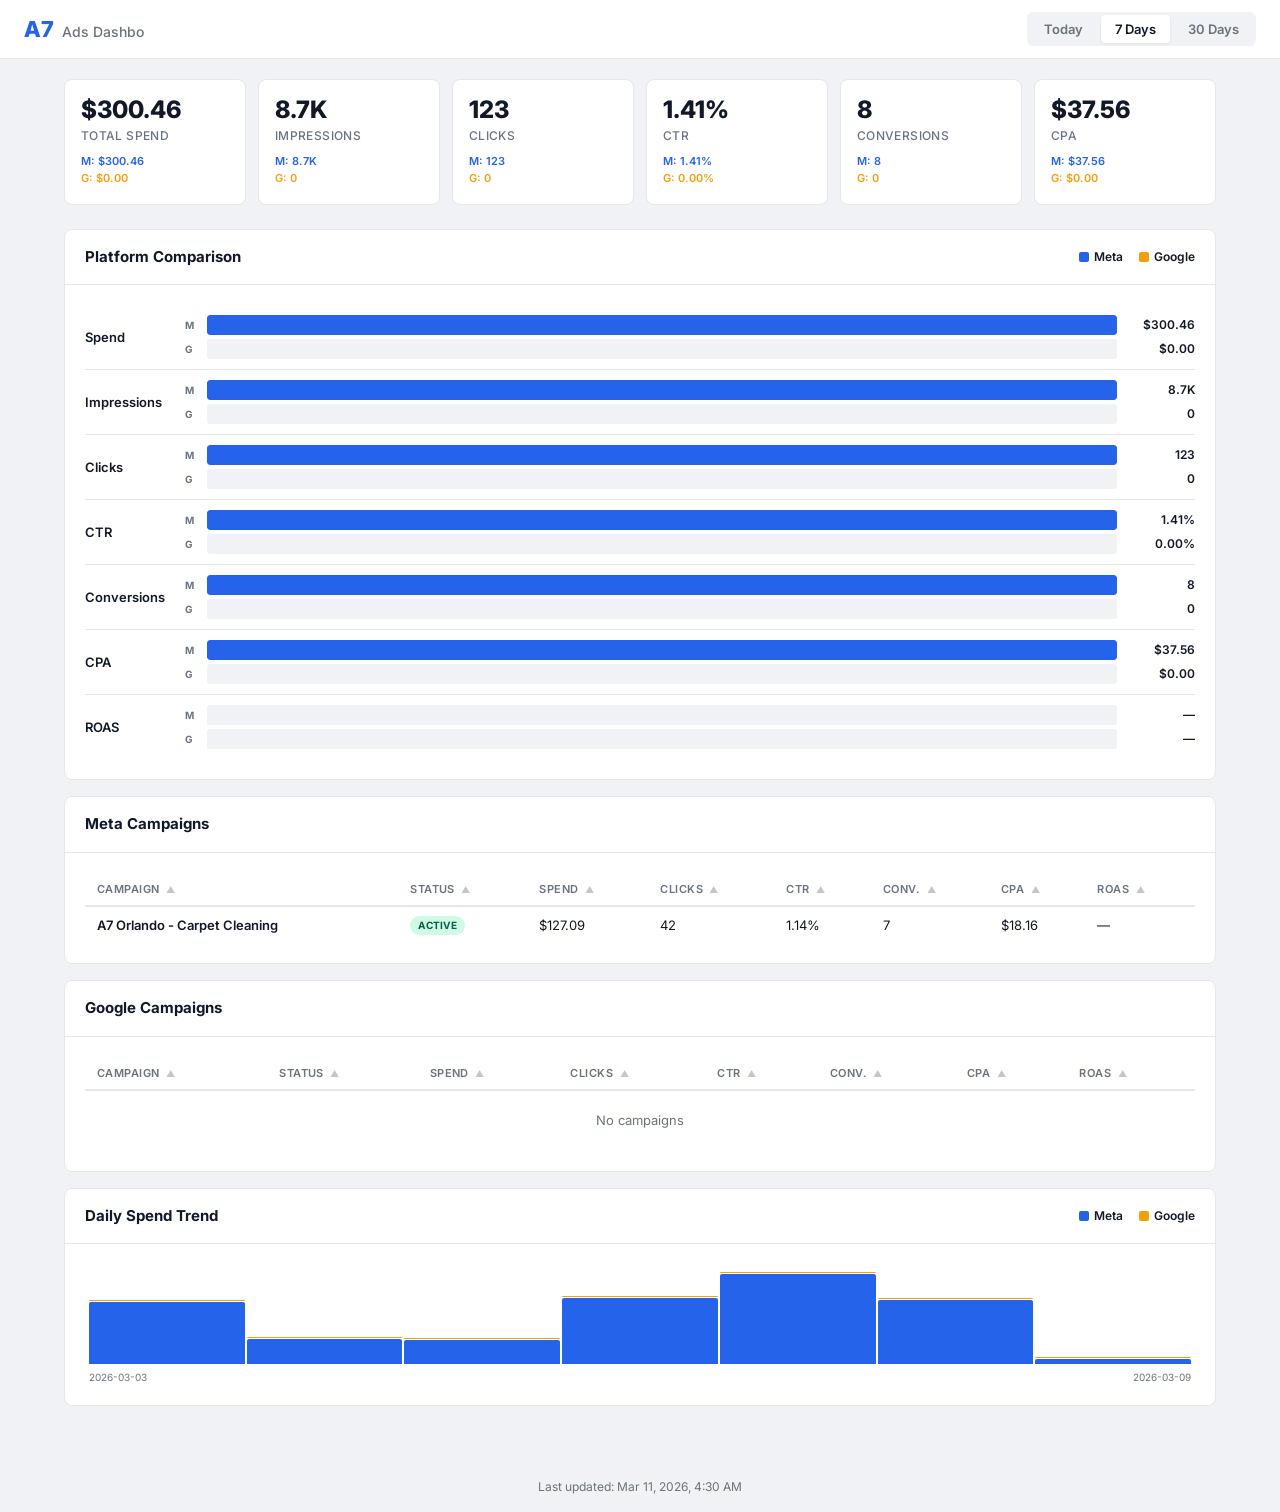
<file: dashboard/index.html>
<!DOCTYPE html>
<html lang="en">
<head>
<meta charset="UTF-8">
<meta name="viewport" content="width=device-width,initial-scale=1">
<title>A7 Laundry — Ads Dashboard</title>
<link rel="preconnect" href="https://fonts.googleapis.com">
<link href="https://fonts.googleapis.com/css2?family=Inter:wght@400;500;600;700;800&display=swap" rel="stylesheet">
<style>
*,*::before,*::after{box-sizing:border-box;margin:0;padding:0}
:root{
  --meta:#2563eb;
  --google:#f59e0b;
  --bg:#f0f2f5;
  --surface:#fff;
  --surface-alt:#f8f9fb;
  --text:#111827;
  --text-muted:#6b7280;
  --border:#e5e7eb;
  --green:#10b981;
  --red:#ef4444;
  --radius:8px;
}
body{
  font-family:'Inter',system-ui,-apple-system,sans-serif;
  background:var(--bg);
  color:var(--text);
  line-height:1.5;
  -webkit-font-smoothing:antialiased;
}

/* ─── Header ─── */
.header{
  background:var(--surface);
  border-bottom:1px solid var(--border);
  padding:12px 24px;
  display:flex;
  align-items:center;
  justify-content:space-between;
  position:sticky;top:0;z-index:100;
}
.header-left{display:flex;align-items:center;gap:12px}
.header-logo{height:32px}
.header-title{font-size:18px;font-weight:700;color:var(--text)}
.header-subtitle{font-size:12px;color:var(--text-muted);font-weight:500}

/* Range Switcher */
.range-switcher{display:flex;gap:4px;background:var(--bg);border-radius:6px;padding:3px}
.range-btn{
  padding:6px 14px;border-radius:4px;border:none;
  background:transparent;font-family:inherit;font-size:13px;font-weight:600;
  color:var(--text-muted);cursor:pointer;transition:all .15s;
}
.range-btn.active{background:var(--surface);color:var(--text);box-shadow:0 1px 3px rgba(0,0,0,.08)}

/* ─── Demo Banner ─── */
.demo-banner{
  background:#fef3c7;border-bottom:1px solid #fcd34d;
  padding:8px 24px;font-size:13px;font-weight:500;color:#92400e;
  text-align:center;display:none;
}
.demo-banner.visible{display:block}

/* ─── Container ─── */
.container{max-width:1200px;margin:0 auto;padding:20px 24px 40px}

/* ─── KPI Cards ─── */
.kpi-grid{
  display:grid;
  grid-template-columns:repeat(6,1fr);
  gap:12px;
  margin-bottom:24px;
}
.kpi-card{
  background:var(--surface);
  border-radius:var(--radius);
  padding:16px;
  border:1px solid var(--border);
}
.kpi-value{font-size:24px;font-weight:800;color:var(--text);line-height:1.2}
.kpi-label{font-size:12px;font-weight:500;color:var(--text-muted);margin-top:2px;text-transform:uppercase;letter-spacing:.03em}
.kpi-breakdown{margin-top:8px;font-size:11px;color:var(--text-muted);line-height:1.6}
.kpi-breakdown .meta-val{color:var(--meta);font-weight:600}
.kpi-breakdown .google-val{color:var(--google);font-weight:600}

/* ─── Section ─── */
.section{
  background:var(--surface);
  border-radius:var(--radius);
  border:1px solid var(--border);
  margin-bottom:16px;
  overflow:hidden;
}
.section-header{
  padding:16px 20px;
  border-bottom:1px solid var(--border);
  display:flex;align-items:center;justify-content:space-between;
}
.section-title{font-size:15px;font-weight:700}
.section-body{padding:20px}

/* ─── Platform Legend ─── */
.legend{display:flex;gap:16px;font-size:12px;font-weight:600}
.legend-item{display:flex;align-items:center;gap:5px}
.legend-dot{width:10px;height:10px;border-radius:2px}
.legend-dot.meta{background:var(--meta)}
.legend-dot.google{background:var(--google)}

/* ─── Comparison Bars ─── */
.comparison-row{
  display:flex;align-items:center;
  padding:10px 0;
  border-bottom:1px solid var(--border);
}
.comparison-row:last-child{border-bottom:none}
.comparison-label{width:100px;font-size:13px;font-weight:600;flex-shrink:0}
.comparison-bars{flex:1;display:flex;flex-direction:column;gap:4px}
.bar-row{display:flex;align-items:center;gap:8px}
.bar-platform{font-size:10px;font-weight:700;width:14px;flex-shrink:0;color:var(--text-muted)}
.bar-track{flex:1;height:20px;background:var(--bg);border-radius:3px;overflow:hidden;position:relative}
.bar-fill{height:100%;border-radius:3px;transition:width .4s ease}
.bar-fill.meta{background:var(--meta)}
.bar-fill.google{background:var(--google)}
.bar-value{font-size:12px;font-weight:600;width:70px;text-align:right;flex-shrink:0}

/* ─── Campaign Tables ─── */
.table-wrap{overflow-x:auto;-webkit-overflow-scrolling:touch}
table{width:100%;border-collapse:collapse;font-size:13px}
th{
  text-align:left;padding:8px 12px;font-weight:600;font-size:11px;
  text-transform:uppercase;letter-spacing:.04em;color:var(--text-muted);
  border-bottom:2px solid var(--border);cursor:pointer;white-space:nowrap;
  user-select:none;
}
th:hover{color:var(--text)}
th .sort-arrow{margin-left:3px;font-size:9px;opacity:.4}
th.sorted .sort-arrow{opacity:1}
td{padding:8px 12px;border-bottom:1px solid var(--border);white-space:nowrap}
tr:last-child td{border-bottom:none}
.status-badge{
  display:inline-block;padding:2px 8px;border-radius:10px;
  font-size:10px;font-weight:700;text-transform:uppercase;letter-spacing:.03em;
}
.status-active,.status-enabled{background:#d1fae5;color:#065f46}
.status-paused{background:#fef3c7;color:#92400e}
.status-removed,.status-archived{background:#fee2e2;color:#991b1b}

/* ─── Sparkline (CSS bars) ─── */
.sparkline-grid{
  display:flex;align-items:flex-end;gap:2px;height:100px;
  padding:0 4px;
}
.spark-day{
  flex:1;display:flex;flex-direction:column;align-items:center;gap:1px;
  justify-content:flex-end;height:100%;
}
.spark-bar{width:100%;border-radius:2px 2px 0 0;min-height:1px;transition:height .3s}
.spark-bar.meta{background:var(--meta)}
.spark-bar.google{background:var(--google)}
.spark-labels{
  display:flex;justify-content:space-between;
  padding:6px 4px 0;font-size:10px;color:var(--text-muted);
}
.spark-legend{
  display:flex;gap:16px;justify-content:center;
  padding:12px 0 0;font-size:11px;font-weight:600;
}

/* ─── Footer ─── */
.footer{
  text-align:center;padding:16px;
  font-size:12px;color:var(--text-muted);
}

/* ─── Loading ─── */
.loading{
  display:flex;align-items:center;justify-content:center;
  padding:60px 20px;color:var(--text-muted);font-size:14px;
}
.loading::before{
  content:'';display:inline-block;width:18px;height:18px;
  border:2px solid var(--border);border-top-color:var(--meta);
  border-radius:50%;margin-right:10px;
  animation:spin .6s linear infinite;
}
.loading.error::before{
  display:none;
}
@keyframes spin{to{transform:rotate(360deg)}}

/* ─── Error State ─── */
.error-box{
  background:#fef2f2;border:1px solid #fecaca;border-radius:8px;
  padding:24px;max-width:560px;margin:0 auto;text-align:left;
  font-size:13px;line-height:1.7;color:#991b1b;
}
.error-box h3{font-size:15px;font-weight:700;margin-bottom:8px;color:#7f1d1d}
.error-box code{
  background:#fee2e2;padding:2px 6px;border-radius:4px;
  font-family:monospace;font-size:12px;
}

/* ─── Mobile Cards (for campaigns) ─── */
.campaign-cards{display:none}
.campaign-card{
  background:var(--surface-alt);border-radius:6px;padding:12px;
  margin-bottom:8px;border:1px solid var(--border);
}
.campaign-card-name{font-weight:700;font-size:13px;margin-bottom:6px}
.campaign-card-row{
  display:flex;justify-content:space-between;
  font-size:12px;padding:2px 0;
}
.campaign-card-row .label{color:var(--text-muted)}
.campaign-card-row .value{font-weight:600}

/* ─── Responsive ─── */
@media(max-width:1024px){
  .kpi-grid{grid-template-columns:repeat(3,1fr)}
}
@media(max-width:768px){
  .header{padding:10px 16px;flex-direction:column;gap:10px}
  .container{padding:12px 12px 30px}
  .kpi-grid{grid-template-columns:repeat(2,1fr);gap:8px}
  .kpi-card{padding:12px}
  .kpi-value{font-size:20px}
  .section-body{padding:12px}
  .comparison-label{width:70px;font-size:12px}
  .table-wrap{display:none}
  .campaign-cards{display:block}
}
@media(max-width:480px){
  .header-title{font-size:15px}
  .kpi-value{font-size:18px}
}
</style>
</head>
<body>

<!-- Header -->
<header class="header">
  <div class="header-left">
    <svg class="header-logo" viewBox="0 0 120 32" fill="none" xmlns="http://www.w3.org/2000/svg">
      <text x="0" y="24" font-family="Inter,sans-serif" font-weight="800" font-size="22" fill="#2563eb">A7</text>
      <text x="38" y="24" font-family="Inter,sans-serif" font-weight="500" font-size="14" fill="#6b7280">Ads Dashboard</text>
    </svg>
  </div>
  <div class="range-switcher">
    <button class="range-btn" data-range="today">Today</button>
    <button class="range-btn active" data-range="7d">7 Days</button>
    <button class="range-btn" data-range="30d">30 Days</button>
  </div>
</header>

<!-- Demo Banner -->
<div class="demo-banner" id="demoBanner">Demo Mode — Showing sample data. Connect your Meta &amp; Google Ads accounts for live metrics.</div>

<!-- Main Content -->
<main class="container" id="mainContent">
  <div class="loading" id="loadingState">Loading dashboard data...</div>

  <!-- KPI Cards (hidden until data loads) -->
  <div class="kpi-grid" id="kpiGrid" style="display:none">
    <div class="kpi-card">
      <div class="kpi-value" id="kpiSpend">—</div>
      <div class="kpi-label">Total Spend</div>
      <div class="kpi-breakdown">
        <span class="meta-val" id="kpiMetaSpend">M: —</span><br>
        <span class="google-val" id="kpiGoogleSpend">G: —</span>
      </div>
    </div>
    <div class="kpi-card">
      <div class="kpi-value" id="kpiImpressions">—</div>
      <div class="kpi-label">Impressions</div>
      <div class="kpi-breakdown">
        <span class="meta-val" id="kpiMetaImpressions">M: —</span><br>
        <span class="google-val" id="kpiGoogleImpressions">G: —</span>
      </div>
    </div>
    <div class="kpi-card">
      <div class="kpi-value" id="kpiClicks">—</div>
      <div class="kpi-label">Clicks</div>
      <div class="kpi-breakdown">
        <span class="meta-val" id="kpiMetaClicks">M: —</span><br>
        <span class="google-val" id="kpiGoogleClicks">G: —</span>
      </div>
    </div>
    <div class="kpi-card">
      <div class="kpi-value" id="kpiCtr">—</div>
      <div class="kpi-label">CTR</div>
      <div class="kpi-breakdown">
        <span class="meta-val" id="kpiMetaCtr">M: —</span><br>
        <span class="google-val" id="kpiGoogleCtr">G: —</span>
      </div>
    </div>
    <div class="kpi-card">
      <div class="kpi-value" id="kpiConversions">—</div>
      <div class="kpi-label">Conversions</div>
      <div class="kpi-breakdown">
        <span class="meta-val" id="kpiMetaConversions">M: —</span><br>
        <span class="google-val" id="kpiGoogleConversions">G: —</span>
      </div>
    </div>
    <div class="kpi-card">
      <div class="kpi-value" id="kpiCpa">—</div>
      <div class="kpi-label">CPA</div>
      <div class="kpi-breakdown">
        <span class="meta-val" id="kpiMetaCpa">M: —</span><br>
        <span class="google-val" id="kpiGoogleCpa">G: —</span>
      </div>
    </div>
  </div>

  <!-- Sections container (hidden until data loads) -->
  <div id="sectionsContainer" style="display:none">

    <!-- Platform Comparison -->
    <div class="section">
      <div class="section-header">
        <span class="section-title">Platform Comparison</span>
        <div class="legend">
          <div class="legend-item"><span class="legend-dot meta"></span>Meta</div>
          <div class="legend-item"><span class="legend-dot google"></span>Google</div>
        </div>
      </div>
      <div class="section-body" id="comparisonBars"></div>
    </div>

    <!-- Meta Campaigns -->
    <div class="section">
      <div class="section-header">
        <span class="section-title">Meta Campaigns</span>
      </div>
      <div class="section-body">
        <div class="table-wrap">
          <table id="metaTable">
            <thead>
              <tr>
                <th data-key="name">Campaign <span class="sort-arrow">▲</span></th>
                <th data-key="status">Status <span class="sort-arrow">▲</span></th>
                <th data-key="spend">Spend <span class="sort-arrow">▲</span></th>
                <th data-key="clicks">Clicks <span class="sort-arrow">▲</span></th>
                <th data-key="ctr">CTR <span class="sort-arrow">▲</span></th>
                <th data-key="conversions">Conv. <span class="sort-arrow">▲</span></th>
                <th data-key="cpa">CPA <span class="sort-arrow">▲</span></th>
                <th data-key="roas">ROAS <span class="sort-arrow">▲</span></th>
              </tr>
            </thead>
            <tbody id="metaTableBody"></tbody>
          </table>
        </div>
        <div class="campaign-cards" id="metaCards"></div>
      </div>
    </div>

    <!-- Google Campaigns -->
    <div class="section">
      <div class="section-header">
        <span class="section-title">Google Campaigns</span>
      </div>
      <div class="section-body">
        <div class="table-wrap">
          <table id="googleTable">
            <thead>
              <tr>
                <th data-key="name">Campaign <span class="sort-arrow">▲</span></th>
                <th data-key="status">Status <span class="sort-arrow">▲</span></th>
                <th data-key="spend">Spend <span class="sort-arrow">▲</span></th>
                <th data-key="clicks">Clicks <span class="sort-arrow">▲</span></th>
                <th data-key="ctr">CTR <span class="sort-arrow">▲</span></th>
                <th data-key="conversions">Conv. <span class="sort-arrow">▲</span></th>
                <th data-key="cpa">CPA <span class="sort-arrow">▲</span></th>
                <th data-key="roas">ROAS <span class="sort-arrow">▲</span></th>
              </tr>
            </thead>
            <tbody id="googleTableBody"></tbody>
          </table>
        </div>
        <div class="campaign-cards" id="googleCards"></div>
      </div>
    </div>

    <!-- Daily Trend -->
    <div class="section">
      <div class="section-header">
        <span class="section-title">Daily Spend Trend</span>
        <div class="legend">
          <div class="legend-item"><span class="legend-dot meta"></span>Meta</div>
          <div class="legend-item"><span class="legend-dot google"></span>Google</div>
        </div>
      </div>
      <div class="section-body">
        <div class="sparkline-grid" id="sparklineGrid"></div>
        <div class="spark-labels" id="sparkLabels"></div>
      </div>
    </div>

  </div><!-- /sectionsContainer -->
</main>

<footer class="footer" id="footer"></footer>

<script>
(function(){
  'use strict';

  /* ─── State ─── */
  let currentRange = '7d';
  let dashboardData = null;

  /* ─── Helpers ─── */
  const $ = (sel) => document.querySelector(sel);
  const $$ = (sel) => document.querySelectorAll(sel);

  function fmt(n, prefix, suffix) {
    if (n == null || isNaN(n)) return '—';
    prefix = prefix || '';
    suffix = suffix || '';
    if (n >= 1000000) return prefix + (n / 1000000).toFixed(1) + 'M' + suffix;
    if (n >= 1000) return prefix + (n / 1000).toFixed(1) + 'K' + suffix;
    return prefix + n.toLocaleString('en-US') + suffix;
  }

  function fmtMoney(n) {
    if (n == null || isNaN(n)) return '—';
    return '$' + n.toLocaleString('en-US', { minimumFractionDigits: 2, maximumFractionDigits: 2 });
  }

  function fmtPct(n) {
    if (n == null || isNaN(n)) return '—';
    return n.toFixed(2) + '%';
  }

  function fmtRoas(n) {
    if (n == null || isNaN(n) || n === 0) return '—';
    return n.toFixed(2) + 'x';
  }

  function statusClass(s) {
    s = (s || '').toLowerCase();
    if (s === 'active' || s === 'enabled') return 'status-active';
    if (s === 'paused') return 'status-paused';
    return 'status-removed';
  }

  /* ─── Data Loading ─── */
  async function loadData(range) {
    var file = 'dashboard-data-' + range + '.json';

    // Try fetch first (works when served via HTTP server)
    try {
      var resp = await fetch(file);
      if (!resp.ok) throw new Error('HTTP ' + resp.status);
      return await resp.json();
    } catch (e) {
      console.warn('fetch() failed for ' + file + ': ' + e.message);
    }

    // Fallback: check for inline data embedded in page (set by dashboard_fetcher.py --embed)
    if (window.__DASHBOARD_DATA__ && window.__DASHBOARD_DATA__[range]) {
      console.info('Using inline embedded data for range: ' + range);
      return window.__DASHBOARD_DATA__[range];
    }

    // No data available
    return null;
  }

  /* ─── Render KPIs ─── */
  function renderKPIs(data) {
    const t = data.summary.total;
    const m = data.summary.meta;
    const g = data.summary.google;

    $('#kpiSpend').textContent = fmtMoney(t.spend);
    $('#kpiImpressions').textContent = fmt(t.impressions);
    $('#kpiClicks').textContent = fmt(t.clicks);
    $('#kpiCtr').textContent = fmtPct(t.ctr);
    $('#kpiConversions').textContent = fmt(t.conversions);
    $('#kpiCpa').textContent = fmtMoney(t.cpa);

    $('#kpiMetaSpend').textContent = 'M: ' + fmtMoney(m.spend);
    $('#kpiGoogleSpend').textContent = 'G: ' + fmtMoney(g.spend);
    $('#kpiMetaImpressions').textContent = 'M: ' + fmt(m.impressions);
    $('#kpiGoogleImpressions').textContent = 'G: ' + fmt(g.impressions);
    $('#kpiMetaClicks').textContent = 'M: ' + fmt(m.clicks);
    $('#kpiGoogleClicks').textContent = 'G: ' + fmt(g.clicks);
    $('#kpiMetaCtr').textContent = 'M: ' + fmtPct(m.ctr);
    $('#kpiGoogleCtr').textContent = 'G: ' + fmtPct(g.ctr);
    $('#kpiMetaConversions').textContent = 'M: ' + fmt(m.conversions);
    $('#kpiGoogleConversions').textContent = 'G: ' + fmt(g.conversions);
    $('#kpiMetaCpa').textContent = 'M: ' + fmtMoney(m.cpa);
    $('#kpiGoogleCpa').textContent = 'G: ' + fmtMoney(g.cpa);
  }

  /* ─── Render Comparison Bars ─── */
  function renderComparison(data) {
    const m = data.summary.meta;
    const g = data.summary.google;
    const metrics = [
      { label: 'Spend', metaVal: m.spend, googleVal: g.spend, format: fmtMoney },
      { label: 'Impressions', metaVal: m.impressions, googleVal: g.impressions, format: fmt },
      { label: 'Clicks', metaVal: m.clicks, googleVal: g.clicks, format: fmt },
      { label: 'CTR', metaVal: m.ctr, googleVal: g.ctr, format: fmtPct },
      { label: 'Conversions', metaVal: m.conversions, googleVal: g.conversions, format: fmt },
      { label: 'CPA', metaVal: m.cpa, googleVal: g.cpa, format: fmtMoney },
      { label: 'ROAS', metaVal: m.roas, googleVal: g.roas, format: fmtRoas },
    ];

    let html = '';
    metrics.forEach(function(row) {
      const max = Math.max(row.metaVal || 0, row.googleVal || 0, 1);
      const mPct = ((row.metaVal || 0) / max * 100).toFixed(1);
      const gPct = ((row.googleVal || 0) / max * 100).toFixed(1);
      html += '<div class="comparison-row">' +
        '<div class="comparison-label">' + row.label + '</div>' +
        '<div class="comparison-bars">' +
          '<div class="bar-row">' +
            '<span class="bar-platform">M</span>' +
            '<div class="bar-track"><div class="bar-fill meta" style="width:' + mPct + '%"></div></div>' +
            '<span class="bar-value">' + row.format(row.metaVal) + '</span>' +
          '</div>' +
          '<div class="bar-row">' +
            '<span class="bar-platform">G</span>' +
            '<div class="bar-track"><div class="bar-fill google" style="width:' + gPct + '%"></div></div>' +
            '<span class="bar-value">' + row.format(row.googleVal) + '</span>' +
          '</div>' +
        '</div>' +
      '</div>';
    });
    $('#comparisonBars').innerHTML = html;
  }

  /* ─── Render Campaign Table ─── */
  function renderCampaignTable(campaigns, tbodyId, cardsId) {
    const tbody = document.getElementById(tbodyId);
    const cards = document.getElementById(cardsId);
    if (!campaigns || campaigns.length === 0) {
      tbody.innerHTML = '<tr><td colspan="8" style="text-align:center;color:var(--text-muted);padding:20px">No campaigns</td></tr>';
      cards.innerHTML = '<div style="text-align:center;color:var(--text-muted);padding:16px">No campaigns</div>';
      return;
    }

    let tableHtml = '';
    let cardHtml = '';
    campaigns.forEach(function(c) {
      const sc = statusClass(c.status);
      tableHtml += '<tr>' +
        '<td style="font-weight:600">' + c.name + '</td>' +
        '<td><span class="status-badge ' + sc + '">' + c.status + '</span></td>' +
        '<td>' + fmtMoney(c.spend) + '</td>' +
        '<td>' + fmt(c.clicks) + '</td>' +
        '<td>' + fmtPct(c.ctr) + '</td>' +
        '<td>' + fmt(c.conversions) + '</td>' +
        '<td>' + fmtMoney(c.cpa) + '</td>' +
        '<td>' + fmtRoas(c.roas) + '</td>' +
      '</tr>';

      cardHtml += '<div class="campaign-card">' +
        '<div class="campaign-card-name">' + c.name + '</div>' +
        '<span class="status-badge ' + sc + '">' + c.status + '</span>' +
        '<div class="campaign-card-row"><span class="label">Spend</span><span class="value">' + fmtMoney(c.spend) + '</span></div>' +
        '<div class="campaign-card-row"><span class="label">Clicks</span><span class="value">' + fmt(c.clicks) + '</span></div>' +
        '<div class="campaign-card-row"><span class="label">CTR</span><span class="value">' + fmtPct(c.ctr) + '</span></div>' +
        '<div class="campaign-card-row"><span class="label">Conv.</span><span class="value">' + fmt(c.conversions) + '</span></div>' +
        '<div class="campaign-card-row"><span class="label">CPA</span><span class="value">' + fmtMoney(c.cpa) + '</span></div>' +
        '<div class="campaign-card-row"><span class="label">ROAS</span><span class="value">' + fmtRoas(c.roas) + '</span></div>' +
      '</div>';
    });
    tbody.innerHTML = tableHtml;
    cards.innerHTML = cardHtml;
  }

  /* ─── Render Sparkline ─── */
  function renderSparkline(trend) {
    const grid = $('#sparklineGrid');
    const labels = $('#sparkLabels');

    if (!trend || trend.length === 0) {
      grid.innerHTML = '<div style="text-align:center;color:var(--text-muted);width:100%;padding:20px">No trend data</div>';
      labels.innerHTML = '';
      return;
    }

    const maxSpend = Math.max.apply(null, trend.map(function(d) { return (d.meta_spend || 0) + (d.google_spend || 0); }).concat([1]));

    let barsHtml = '';
    trend.forEach(function(d) {
      const mH = Math.max(1, (d.meta_spend || 0) / maxSpend * 90);
      const gH = Math.max(1, (d.google_spend || 0) / maxSpend * 90);
      barsHtml += '<div class="spark-day" title="' + d.date + '">' +
        '<div class="spark-bar google" style="height:' + gH + 'px"></div>' +
        '<div class="spark-bar meta" style="height:' + mH + 'px"></div>' +
      '</div>';
    });
    grid.innerHTML = barsHtml;

    // Labels: first and last date
    if (trend.length > 1) {
      labels.innerHTML = '<span>' + trend[0].date + '</span><span>' + trend[trend.length - 1].date + '</span>';
    } else {
      labels.innerHTML = '<span>' + trend[0].date + '</span>';
    }
  }

  /* ─── Table Sorting ─── */
  function setupTableSort(tableId, campaigns, tbodyId, cardsId) {
    const table = document.getElementById(tableId);
    if (!table) return;
    const headers = table.querySelectorAll('th[data-key]');
    let sortKey = null;
    let sortAsc = true;

    headers.forEach(function(th) {
      th.addEventListener('click', function() {
        const key = th.getAttribute('data-key');
        if (sortKey === key) {
          sortAsc = !sortAsc;
        } else {
          sortKey = key;
          sortAsc = true;
        }
        // Update arrows
        headers.forEach(function(h) {
          h.classList.remove('sorted');
          h.querySelector('.sort-arrow').textContent = '▲';
        });
        th.classList.add('sorted');
        th.querySelector('.sort-arrow').textContent = sortAsc ? '▲' : '▼';

        // Sort
        var sorted = campaigns.slice().sort(function(a, b) {
          var va = a[key], vb = b[key];
          if (typeof va === 'string') {
            return sortAsc ? va.localeCompare(vb) : vb.localeCompare(va);
          }
          return sortAsc ? (va - vb) : (vb - va);
        });
        renderCampaignTable(sorted, tbodyId, cardsId);
      });
    });
  }

  /* ─── Master Render ─── */
  function render(data) {
    dashboardData = data;

    // Show/hide demo banner
    if (data.demo) {
      $('#demoBanner').classList.add('visible');
    } else {
      $('#demoBanner').classList.remove('visible');
    }

    // Hide loading, show content
    $('#loadingState').style.display = 'none';
    $('#kpiGrid').style.display = '';
    $('#sectionsContainer').style.display = '';

    renderKPIs(data);
    renderComparison(data);
    renderCampaignTable(data.campaigns.meta, 'metaTableBody', 'metaCards');
    renderCampaignTable(data.campaigns.google, 'googleTableBody', 'googleCards');
    renderSparkline(data.daily_trend);

    // Setup sorting
    setupTableSort('metaTable', data.campaigns.meta, 'metaTableBody', 'metaCards');
    setupTableSort('googleTable', data.campaigns.google, 'googleTableBody', 'googleCards');

    // Footer
    var dt = data.generated_at ? new Date(data.generated_at) : new Date();
    $('#footer').textContent = 'Last updated: ' + dt.toLocaleString('en-US', {
      month: 'short', day: 'numeric', year: 'numeric',
      hour: 'numeric', minute: '2-digit', hour12: true
    }) + (data.demo ? ' (Demo Data)' : '');
  }

  /* ─── Range Switcher ─── */
  $$('.range-btn').forEach(function(btn) {
    btn.addEventListener('click', function() {
      $$('.range-btn').forEach(function(b) { b.classList.remove('active'); });
      btn.classList.add('active');
      currentRange = btn.getAttribute('data-range');
      load(currentRange);
    });
  });

  /* ─── Load ─── */
  async function load(range) {
    $('#loadingState').style.display = '';
    $('#loadingState').className = 'loading';
    $('#loadingState').textContent = 'Loading dashboard data...';
    $('#kpiGrid').style.display = 'none';
    $('#sectionsContainer').style.display = 'none';

    var data = await loadData(range);
    if (data) {
      render(data);
    } else {
      // Show helpful error with instructions
      var isFileProtocol = window.location.protocol === 'file:';
      var errorHtml = '<div class="error-box">' +
        '<h3>Could not load dashboard data</h3>';

      if (isFileProtocol) {
        errorHtml += '<p>This file was opened directly in the browser (<code>file://</code>), ' +
          'which blocks loading the JSON data files due to browser security restrictions (CORS).</p>' +
          '<p><strong>To fix this, use the built-in server:</strong></p>' +
          '<p><code>python3 serve_dashboard.py</code></p>' +
          '<p>Or generate embedded data:</p>' +
          '<p><code>python3 dashboard_fetcher.py --demo --embed</code></p>';
      } else {
        errorHtml += '<p>No data file found for this range. Generate data first:</p>' +
          '<p><code>python3 dashboard_fetcher.py --demo</code></p>';
      }

      errorHtml += '</div>';
      $('#loadingState').className = 'loading error';
      $('#loadingState').innerHTML = errorHtml;
    }
  }

  /* ─── Init ─── */
  load(currentRange);

})();
</script>
</body>
</html>
</file>
